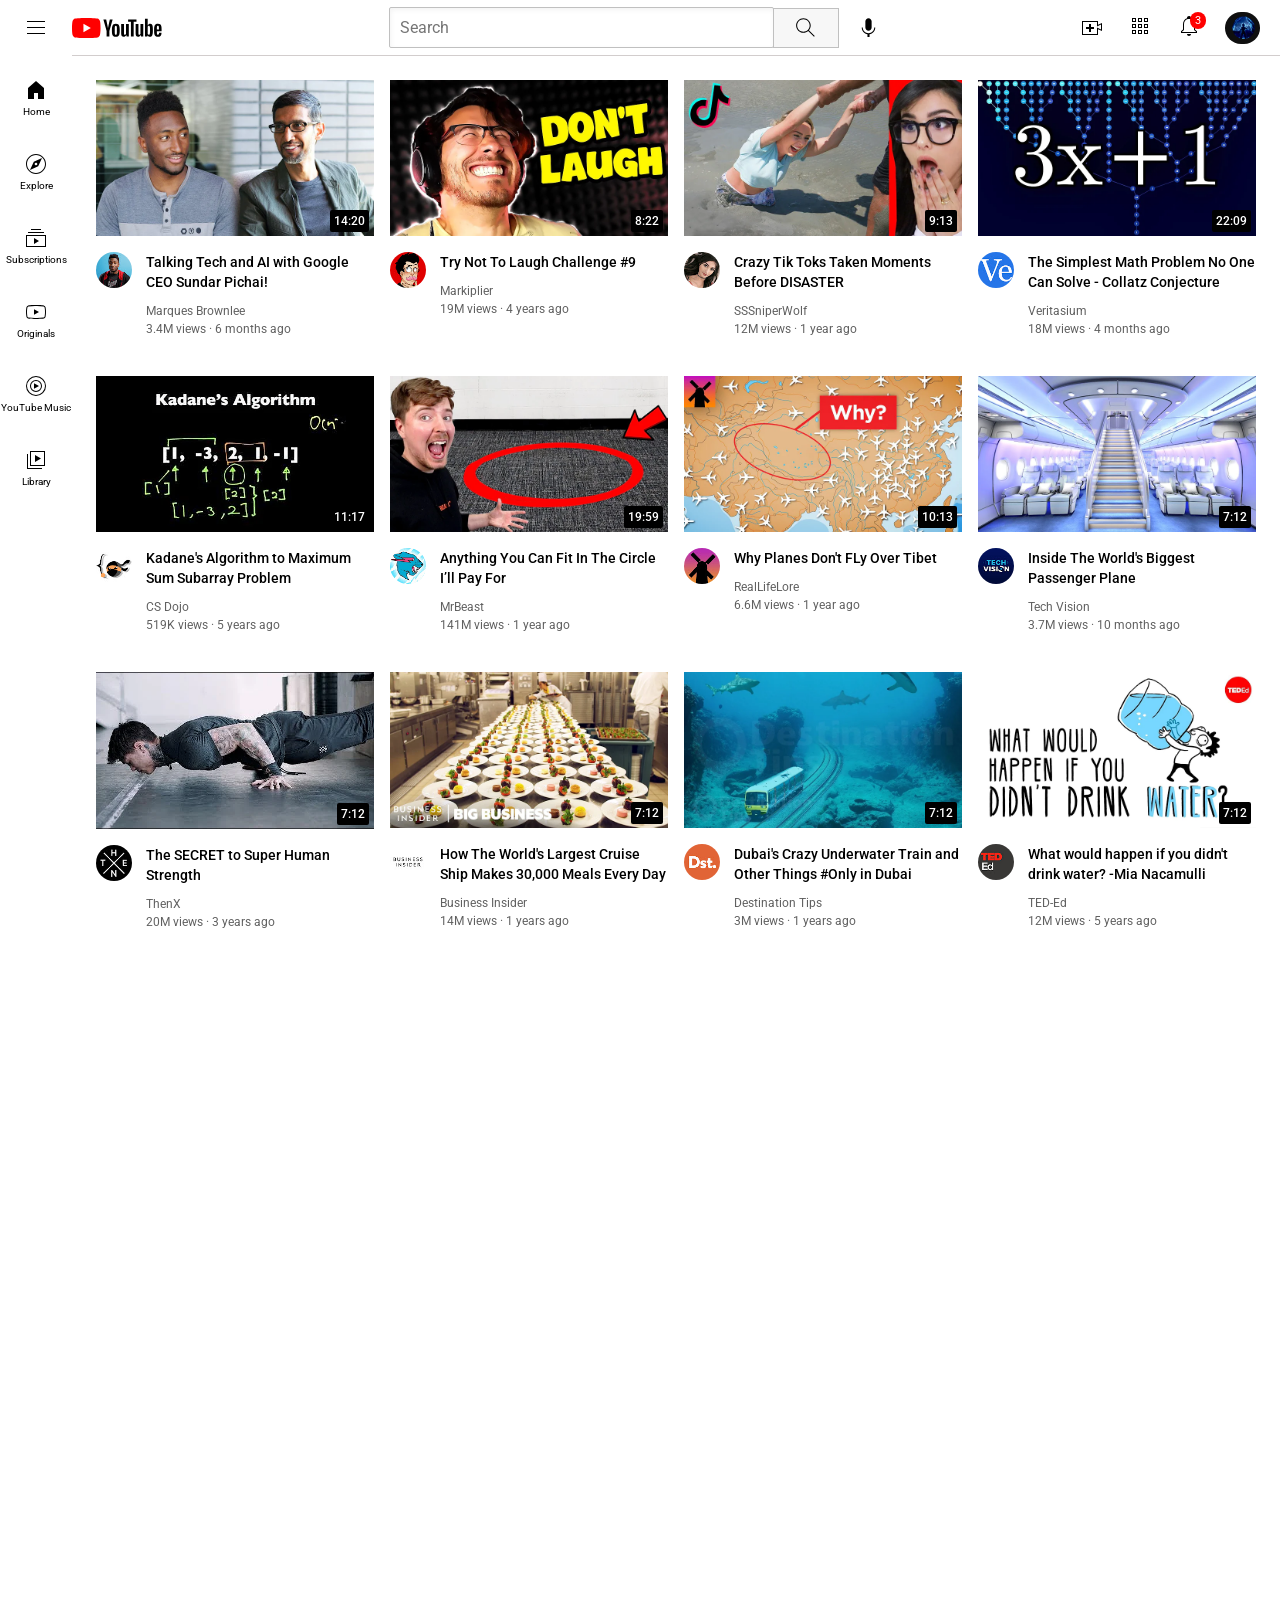
<file: index.html>
<!DOCTYPE html>
<html>
  <head>
    <title>YouTube Clone</title>
   

    <link rel="preconnect" href="https://fonts.googleapis.com">
    <link rel="preconnect" href="https://fonts.gstatic.com" crossorigin>
    <link href="https://fonts.googleapis.com/css2?family=Roboto:wght@400;500;700&display=swap" rel="stylesheet">


    <link rel="stylesheet" href="styles/gneral.css">
    <link rel="stylesheet" href="styles/header.css">
    <link rel="stylesheet" href="styles/video.css">
     <link rel="stylesheet" href="styles/sidebar.css">
     
  </head>
  <body style="height: 2000px;">
    <div class="header">
      <div class="left-section">
        <img class="hamburger-menu" src="icons/hamburger-menu.svg">
        <img class="youtube-logo" src="icons/youtube-logo.svg">
      </div>
      <div class="middle-section">
        <input class="search-bar" type="text" placeholder="Search">
        <button class="search-button">
          <img class="search-icon" src="icons/search.svg">
          <div class="tooltip">Search</div>
        </button>
        <button class="voice-search-button">
          <img class="voice-search-icon" src="icons/voice-search-icon.svg">
       <div class="tooltip">Search with your voice</div>
        </button>
      </div>
      <div class="right-section">
        <div class="upload-icon-container">
           <img class="upload-icon" src="icons/upload.svg">
           <div class="tooltip">Create</div>
        </div>
       <div class="youtube-apps-container">
  <img class="youtube-apps-icon" src="icons/youtube-apps.svg">
  <div class="tooltip">Youtube apps</div>

       </div>
        <div class="notification-container">
          <div class="notifications-icon-container">
            <img class="notifications-icon" src="icons/notifications.svg">
            <div class="notifications-count">3</div>
            <div class="tooltip">Notifications</div>
        </div>
          
          </div>
            
            <img class="current-user-picture" src="channel-pictures/my channel.png">
      </div>
    
    </div>
    <div class="sidebar">
      <div class="sidebar-link">
        <img src="icons/home.svg">
        <div>Home</div>
      </div>
      <div class="sidebar-link">
         <img src="icons/explore.svg">
          <div>Explore</div>
      </div>
      <div class="sidebar-link">
         <img src="icons/subscriptions.svg">
          <div>Subscriptions</div>
      </div>
      <div class="sidebar-link">
         <img src="icons/originals.svg">
          <div>Originals</div>
      </div>
      <div class="sidebar-link">
         <img src="icons/youtube-music.svg">
          <div>YouTube Music 
            
          </div>
      </div>
      <div class="sidebar-link">
         <img src="icons/library.svg">
          <div>Library</div>
      </div>
    </div>
   
    <div class="video-grid">
      <div class="video-preview">
        <div class="thumbnail-row">
          <a href="https://www.youtube.com/watch?v=n2RNcPRtAiY" target="_blank" class="video-title-link">
<img class="thumbnail" src="thumbnails/thumbnail-1.webp">
          </a>
          
          <div class="video-time">14:20</div>
        </div>
        <div class="video-info-grid">
          <div class="channel-picture">
            <img class="profile-picture" src="channel-pictures/channel-1.jpeg">
          </div>
          <div class="video-info">
              <a href="https://www.youtube.com/watch?v=n2RNcPRtAiY" target="_blank" class="video-title-link">

              </a>
            <p class="video-title">
              Talking Tech and AI with Google CEO Sundar Pichai!
            </p>
            <p class="video-author">
              Marques Brownlee
            </p>
            <p class="video-stats">
              3.4M views &#183; 6 months ago
            </p>
          </div>
        </div>
      </div>

      <div class="video-preview">
        <div class="thumbnail-row">
           <a href="https://www.youtube.com/watch?v=mP0RAo9SKZk" target="_blank" class="video-title-link">
            <img class="thumbnail" src="thumbnails/thumbnail-2 (1).webp">
          </a>
          
        <div class="video-time">8:22</div>
        </div>
        <div class="video-info-grid">
          <div class="channel-picture">
            <img class="profile-picture" src="channel-pictures/channel-2.jpeg">
          </div>
          <div class="video-info">
            <a href="https://www.youtube.com/watch?v=mP0RAo9SKZk" target="_blank" class="video-title-link">

            </a>
            <p class="video-title">
              Try Not To Laugh Challenge #9
            </p>
            <p class="video-author">
              Markiplier
            </p>
            <p class="video-stats">
              19M views &#183; 4 years ago
            </p>
          </div>
        </div>
      </div>
      <div class="video-preview">
        <div class="thumbnail-row">
           <a href="https://www.youtube.com/watch?v=FgjPQQeTh1w" target="_blank" class="video-title-link">
            <img class="thumbnail" src="thumbnails/thumbnail-3.webp">
          </a>
        <div class="video-time">9:13</div>
        </div>
        <div class="video-info-grid">
          <div class="channel-picture">
            <img class="profile-picture" src="channel-pictures/channel-3.jpeg">
          </div>
          <div class="video-info">
            <a href="https://www.youtube.com/watch?v=FgjPQQeTh1w" target="_blank" class="video-title-link">

            </a>
            <p class="video-title">
              Crazy Tik Toks Taken Moments Before DISASTER
            </p>
            <p class="video-author">
              SSSniperWolf
            </p>
            <p class="video-stats">
              12M views &#183; 1 year ago
            </p>
          </div>
        </div>
      </div>

      <div class="video-preview">
        <div class="thumbnail-row">
           <a href="https://www.youtube.com/watch?v=094y1Z2wpJg" target="_blank" class="video-title-link">
            <img class="thumbnail" src="thumbnails/thumbnail-4.webp">
          </a>
          <div class="video-time">22:09</div>
        </div>
        <div class="video-info-grid">
          <div class="channel-picture">
            <img class="profile-picture" src="channel-pictures/channel-4.jpeg">
          </div>
          <div class="video-info">
            <a href="https://www.youtube.com/watch?v=094y1Z2wpJg" target="_blank" class="video-title-link">

            </a>
            <p class="video-title">
              The Simplest Math Problem No One Can Solve - Collatz Conjecture
            </p>
            <p class="video-author">
              Veritasium
            </p>
            <p class="video-stats">
              18M views &#183; 4 months ago
            </p>
          </div>
        </div>
      </div>

      <div class="video-preview">
        <div class="thumbnail-row">
         <a href="https://www.youtube.com/watch?v=86CQq3pKSUw" target="_blank" class="video-title-link">
            <img class="thumbnail" src="thumbnails/thumbnail-5.webp">
          </a>
          <div class="video-time">11:17</div>
        </div>
        <div class="video-info-grid">
          <div class="channel-picture">
            <img class="profile-picture" src="channel-pictures/channel-5.jpeg">
          </div>
          <div class="video-info">
            <a href="https://www.youtube.com/watch?v=86CQq3pKSUw" target="_blank" class="video-title-link">

            </a>
            <p class="video-title">
              Kadane's Algorithm to Maximum Sum Subarray Problem
            </p>
            <p class="video-author">
              CS Dojo
            </p>
            <p class="video-stats">
              519K views &#183; 5 years ago
            </p>
          </div>
        </div>
      </div>

      <div class="video-preview">
        <div class="thumbnail-row">
         <a href="https://www.youtube.com/watch?v=yXWw0_UfSFg" target="_blank" class="video-title-link">
            <img class="thumbnail" src="thumbnails/thumbnail-6.webp">
          </a>
          <div class="video-time">19:59</div>
        </div>
        <div class="video-info-grid">
          <div class="channel-picture">
            <img class="profile-picture" src="channel-pictures/channel-6.jpeg">
          </div>
          <div class="video-info">
            <a href="https://www.youtube.com/watch?v=yXWw0_UfSFg" target="_blank" class="video-title-link">

            </a>
            <p class="video-title">
              Anything You Can Fit In The Circle I’ll Pay For
            </p>
            <p class="video-author">
              MrBeast
            </p>
            <p class="video-stats">
              141M views &#183; 1 year ago
            </p>
          </div>
        </div>
      </div>
      <div class="video-preview">
        <div class="thumbnail-row">
         <a href="https://www.youtube.com/watch?v=fNVa1qMbF9Y" target="_blank" class="video-title-link">
            <img class="thumbnail" src="thumbnails/thumbnail-7.webp">
          </a>
          <div class="video-time">10:13</div>
        </div>
        <div class="video-info-grid">
          <div class="channel-picture">
            <img class="profile-picture" src="channel-pictures/channel-7.jpeg">
          </div>
          <div class="video-info">
            <a href="https://www.youtube.com/watch?v=fNVa1qMbF9Y" target="_blank" class="video-title-link">

            </a>
            <p class="video-title">
              Why Planes Don't FLy Over Tibet
            </p>
            <p class="video-author">
              RealLifeLore
            </p>
            <p class="video-stats">
              6.6M views &#183; 1 year ago
            </p>
          </div>
        </div>
      </div>
       <div class="video-preview">
        <div class="thumbnail-row">
         <a href="https://www.youtube.com/watch?v=lFm4EM1juls" target="_blank" class="video-title-link">
            <img class="thumbnail" src="thumbnails/thumbnail-8.webp">
          </a>
          <div class="video-time">7:12</div>
        </div>
        <div class="video-info-grid">
          <div class="channel-picture">
            <img class="profile-picture" src="channel-pictures/channel-8.jpeg">
          </div>
          <div class="video-info">
            <a href="https://www.youtube.com/watch?v=lFm4EM1juls" target="_blank" class="video-title-link">

            </a>
            <p class="video-title">
              Inside The World's Biggest Passenger Plane
            </p>
            <p class="video-author">
              Tech Vision
            </p>
            <p class="video-stats">
              3.7M views &#183; 10 months ago
            </p>
          </div>
        </div>
      </div>
      <div class="video-preview">
        <div class="thumbnail-row">
         <a href="https://www.youtube.com/watch?v=ixmxOlcrlUc" target="_blank" class="video-title-link">
            <img class="thumbnail" src="thumbnails/thumbnail-9.webp">
          </a>
          <div class="video-time">7:12</div>
        </div>
        <div class="video-info-grid">
          <div class="channel-picture">
            <img class="profile-picture" src="channel-pictures/channel-9.jpeg">
          </div>
          <div class="video-info">
            <a href="https://www.youtube.com/watch?v=ixmxOlcrlUc" target="_blank" class="video-title-link">

            </a>
            <p class="video-title">
              The SECRET to Super Human Strength
            </p>
            <p class="video-author">
              ThenX
            </p>
            <p class="video-stats">
              20M views &#183; 3 years ago
            </p>
          </div>
        </div>
      </div>
      <div class="video-preview">
        <div class="thumbnail-row">
         <a href="https://www.youtube.com/watch?v=R2vXbFp5C9o" target="_blank" class="video-title-link">
            <img class="thumbnail" src="thumbnails/thumbnail-10.webp">
          </a>
          <div class="video-time">7:12</div>
        </div>
        <div class="video-info-grid">
          <div class="channel-picture">
            <img class="profile-picture" src="channel-pictures/channel-10.jpeg">
          </div>
          <div class="video-info">
            <a href="https://www.youtube.com/watch?v=R2vXbFp5C9o" target="_blank" class="video-title-link">

            </a>
            <p class="video-title">
             How The World's Largest Cruise Ship Makes 30,000 Meals Every Day
            </p>
            <p class="video-author">
              Business Insider
            </p>
            <p class="video-stats">
              14M views &#183; 1 years ago
            </p>
          </div>
        </div>
      </div>
       <div class="video-preview">
        <div class="thumbnail-row">
         <a href="https://www.youtube.com/watch?v=0nZuYyXET3s" target="_blank" class="video-title-link">
            <img class="thumbnail" src="thumbnails/thumbnail-11.webp">
          </a>
          <div class="video-time">7:12</div>
        </div>
        <div class="video-info-grid">
          <div class="channel-picture">
            <img class="profile-picture" src="channel-pictures/channel-11.jpeg">
          </div>
          <div class="video-info">
            <a href="https://www.youtube.com/watch?v=0nZuYyXET3s" target="_blank" class="video-title-link">

            </a>
            <p class="video-title">
            Dubai's Crazy Underwater Train and Other Things &#35Only in Dubai
            </p>
            <p class="video-author">
             Destination Tips
            </p>
            <p class="video-stats">
              3M views &#183; 1 years ago
            </p>
          </div>
        </div>
      </div>
      <div class="video-preview">
        <div class="thumbnail-row">
         <a href="https://www.youtube.com/watch?v=9iMGFqMmUFs" target="_blank" class="video-title-link">
            <img class="thumbnail" src="thumbnails/thumbnail-12.webp">
          </a>
          <div class="video-time">7:12</div>
        </div>
        <div class="video-info-grid">
          <div class="channel-picture">
            <img class="profile-picture" src="channel-pictures/channel-12.jpeg">
          </div>
          <div class="video-info">
            <a href="https://www.youtube.com/watch?v=9iMGFqMmUFs" target="_blank" class="video-title-link">

            </a>
            <p class="video-title">
            What would happen if you didn't drink water? -Mia Nacamulli 
            </p>
            <p class="video-author">
             TED-Ed
            </p>
            <p class="video-stats">
              12M views &#183; 5 years ago
            </p>
          </div>
        </div>
      </div>
    </div>
  </body>
</html>
</file>
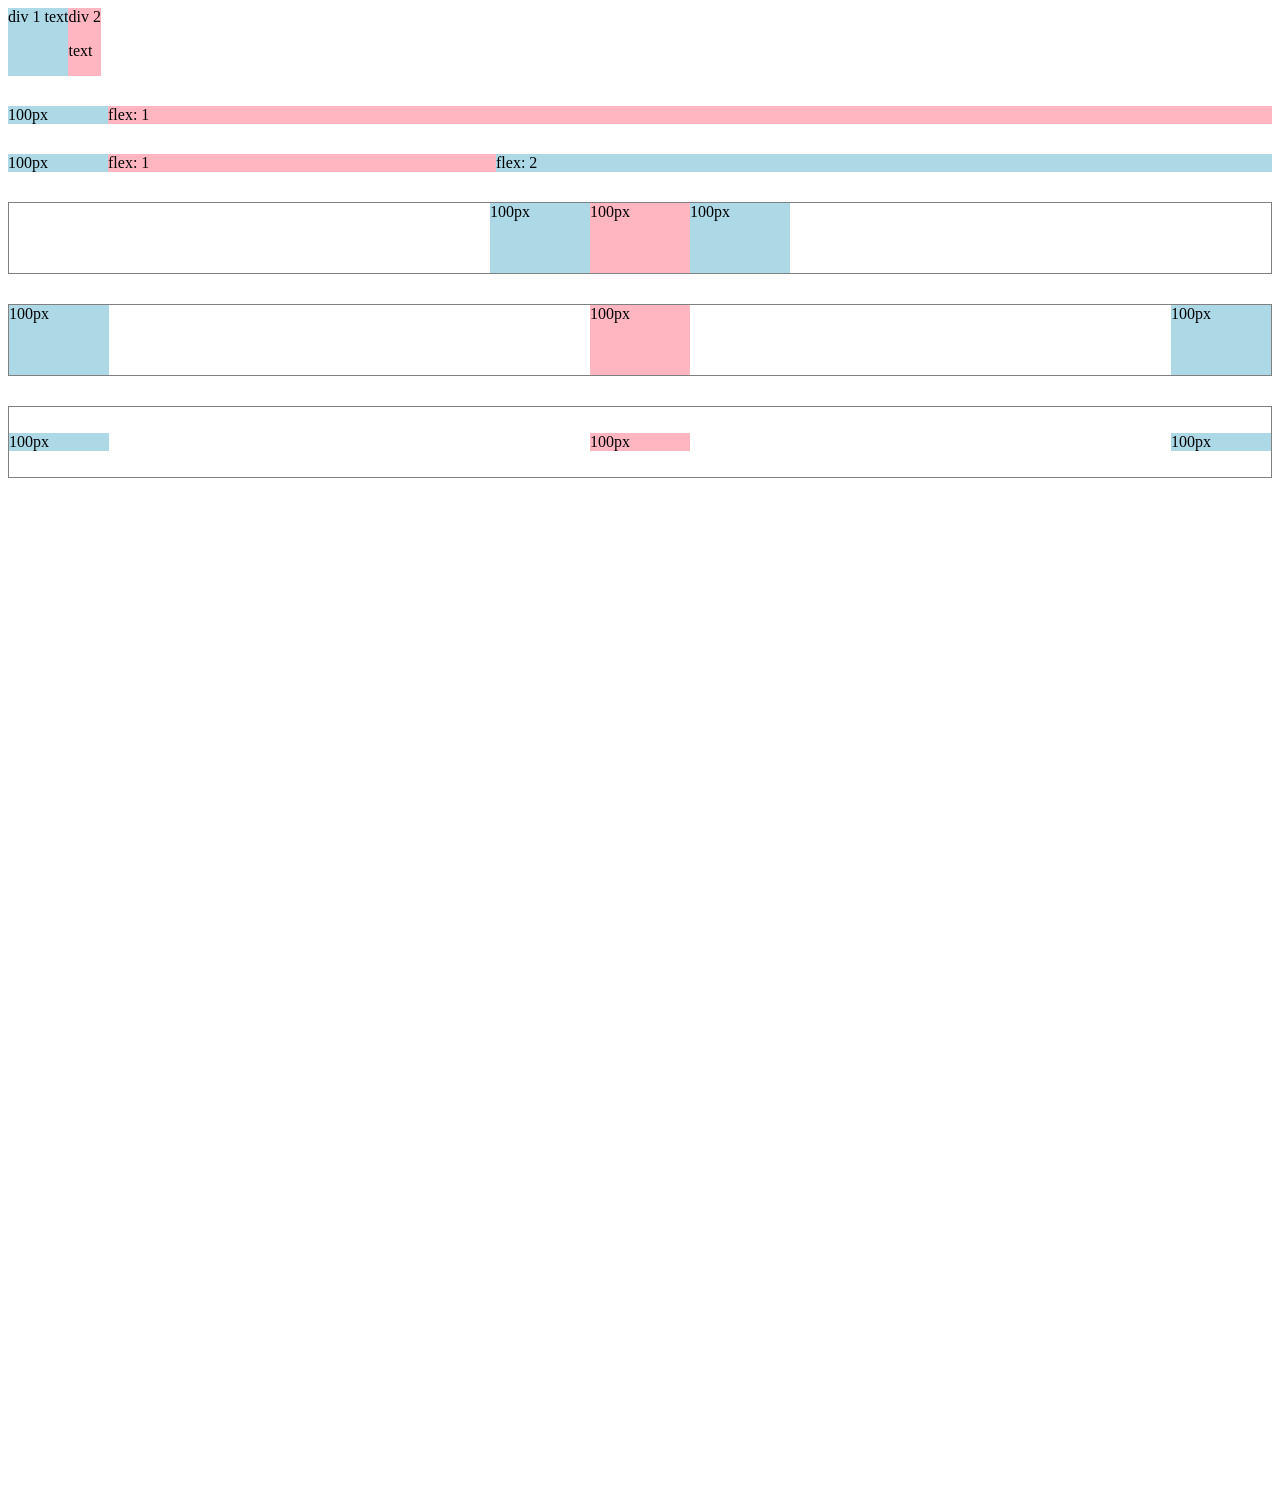
<file: flexbox.html>
<!DOCTYPE html>
<html>
    <head>
        <title>Flexbox Practice </title>
    </head>
    <body style="padding-bottom: 1000px;">
        <div style="
            display: flex;
            flex-direction: row;
            ">
            <div style="background-color: lightblue;">div 1 text
    
            </div>
            <div style="background-color: lightpink;">div 2 <p>text </p>

            </div>
        </div>
         <div style="
            margin-top: 30px;
            display: flex;
            flex-direction: row;
            ">
            <div style="background-color: lightblue;
            width: 100px;"
            >100px
    
            </div>
            <div style="background-color: lightpink;
            flex: 1;"
            >flex: 1

            </div>
          
            </div>
             <div style="
            margin-top: 30px;
            display: flex;
            flex-direction: row;
            ">
            <div style="background-color: lightblue;
            width: 100px;"
            >100px
    
            </div>
            <div style="background-color: lightpink;
            flex: 1;"
            >flex: 1

            </div>
              <div style="background-color: lightblue;
            flex: 2;"
            >flex: 2
    
            </div>
          
            </div>
             <div style="
            margin-top: 30px;
            height: 70px;
            border-width: 1px;
            border-style: solid;
            border-color: gray;
            display: flex;
            flex-direction: row;
            justify-content: center;
            ">
            <div style="background-color: lightblue;
            width: 100px;"
            >100px
    
            </div>
            <div style="background-color: lightpink;
            width: 100px;"
            >100px

            </div>
              <div style="background-color: lightblue;
            width: 100px;;"
            >100px
    
            </div>
          
            </div>
            <div style="
            margin-top: 30px;
            height: 70px;
            border-width: 1px;
            border-style: solid;
            border-color: gray;
            display: flex;
            flex-direction: row;
            justify-content: space-between;
            ">
            <div style="background-color: lightblue;
            width: 100px;"
            >100px
    
            </div>
            <div style="background-color: lightpink;
            width: 100px;"
            >100px

            </div>
              <div style="background-color: lightblue;
            width: 100px;;"
            >100px
    
            </div>
          
            </div>
             </div>
            <div style="
            margin-top: 30px;
            height: 70px;
            border-width: 1px;
            border-style: solid;
            border-color: gray;
            display: flex;
            flex-direction: row;
            justify-content: space-between;
            align-items: center;
            ">
            <div style="background-color: lightblue;
            width: 100px;"
            >100px
    
            </div>
            <div style="background-color: lightpink;
            width: 100px;"
            >100px

            </div>
              <div style="background-color: lightblue;
            width: 100px;;"
            >100px
    
            </div>
          
            </div>
    
    </body>
</html>
</file>
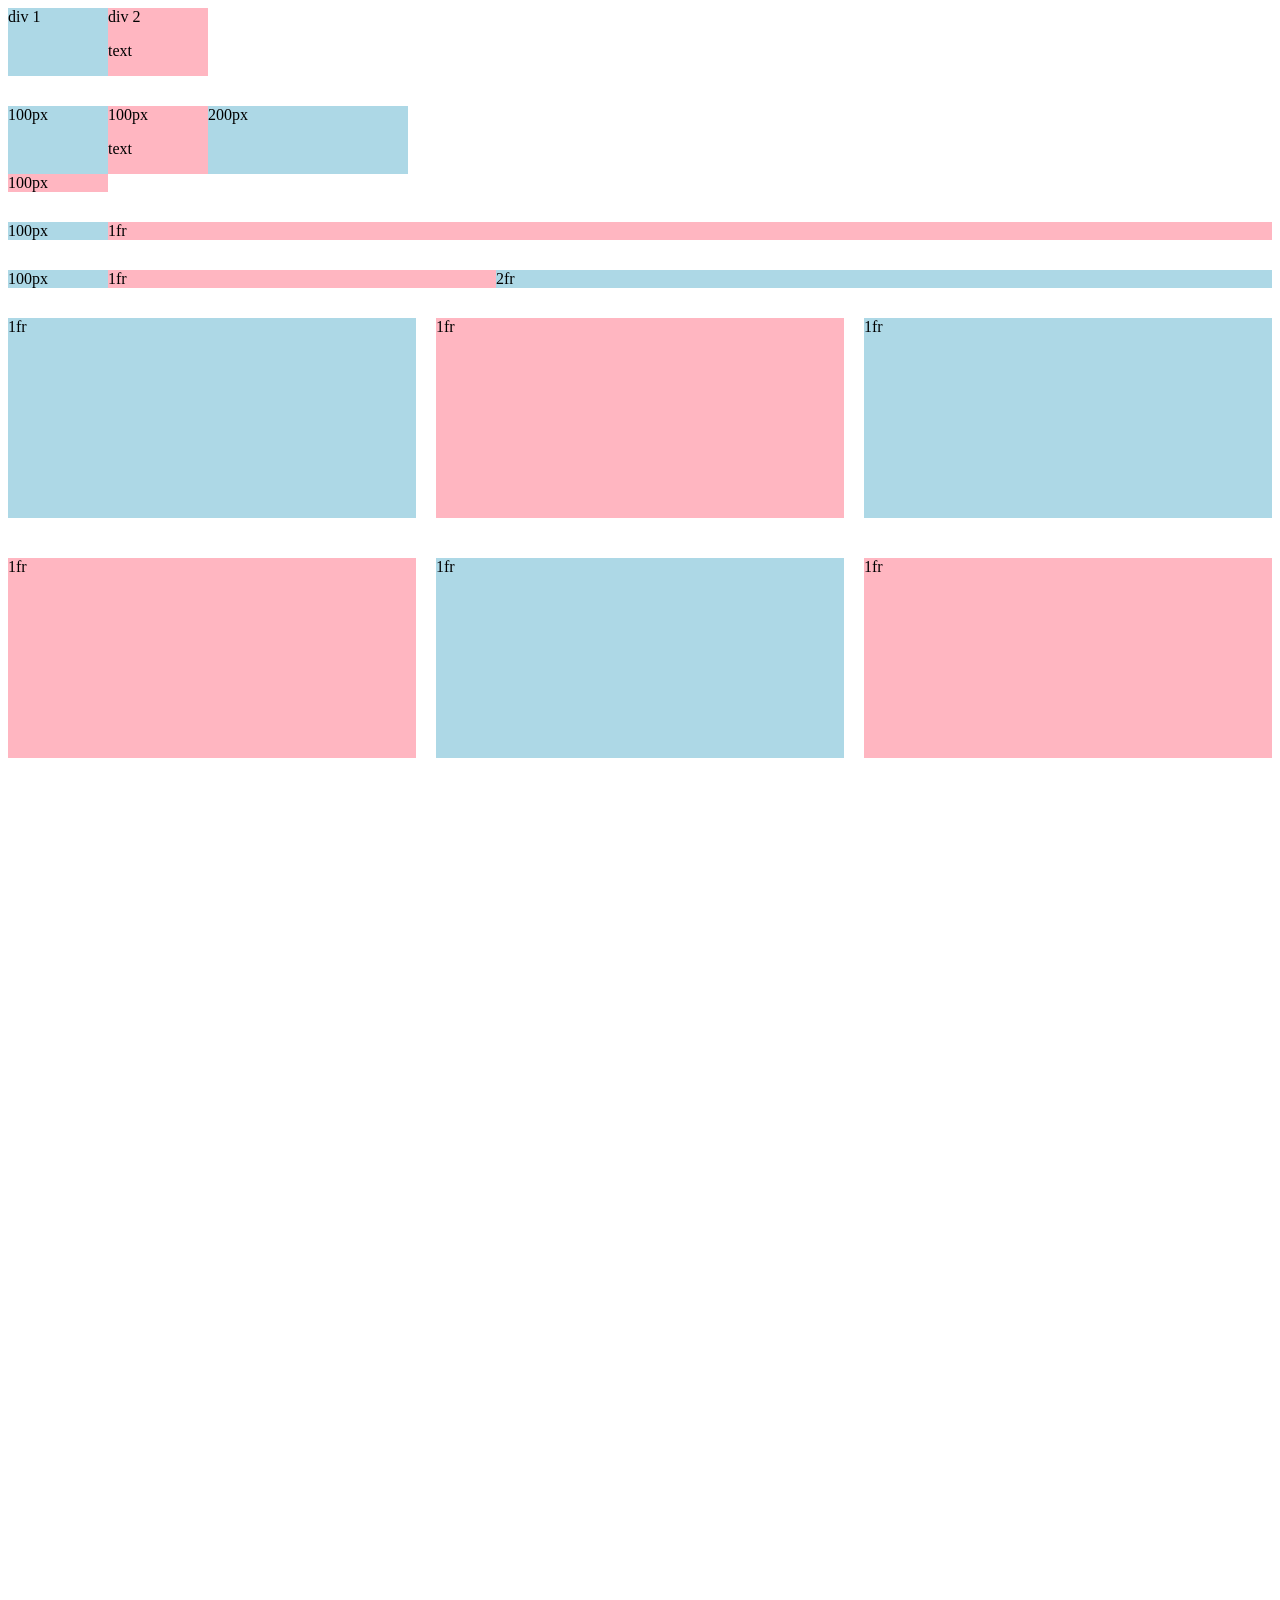
<file: grid.html>
<!DOCTYPE html>
<html>
  <head>
    <title>Grid Practice</title>
  </head>
  <body style="padding-bottom: 1000px;">
    <div style="
      display: grid;
      grid-template-columns: 100px 100px;
    ">
      <div style="background-color: lightblue;">div 1</div>
      <div style="background-color: lightpink;">div 2<p>text</p></div>
    </div>

    <div style="
      margin-top: 30px;
      display: grid;
      grid-template-columns: 100px 100px 200px;
    ">
      <div style="background-color: lightblue;">100px</div>
      <div style="background-color: lightpink;">100px<p>text</p></div>
      <div style="background-color: lightblue;">200px</div>
      <div style="background-color: lightpink;">100px</div>
    </div>

    <div style="
      margin-top: 30px;
      display: grid;
      grid-template-columns: 100px 1fr;
    ">
      <div style="background-color: lightblue;">100px</div>
      <div style="background-color: lightpink;">1fr</div>
    </div>

    <div style="
      margin-top: 30px;
      display: grid;
      grid-template-columns: 100px 1fr 2fr;
    ">
      <div style="background-color: lightblue;">100px</div>
      <div style="background-color: lightpink;">1fr</div>
      <div style="background-color: lightblue;">2fr</div>
    </div>

    <div style="
      margin-top: 30px;
      display: grid;
      grid-template-columns: 1fr 1fr 1fr;
      column-gap: 20px;
      row-gap: 40px;
    ">
      <div style="background-color: lightblue; height: 200px;">1fr</div>
      <div style="background-color: lightpink; height: 200px;">1fr</div>
      <div style="background-color: lightblue; height: 200px;">1fr</div>
      <div style="background-color: lightpink; height: 200px;">1fr</div>
      <div style="background-color: lightblue; height: 200px;">1fr</div>
      <div style="background-color: lightpink; height: 200px;">1fr</div>
    </div>
  </body>
</html>
</file>
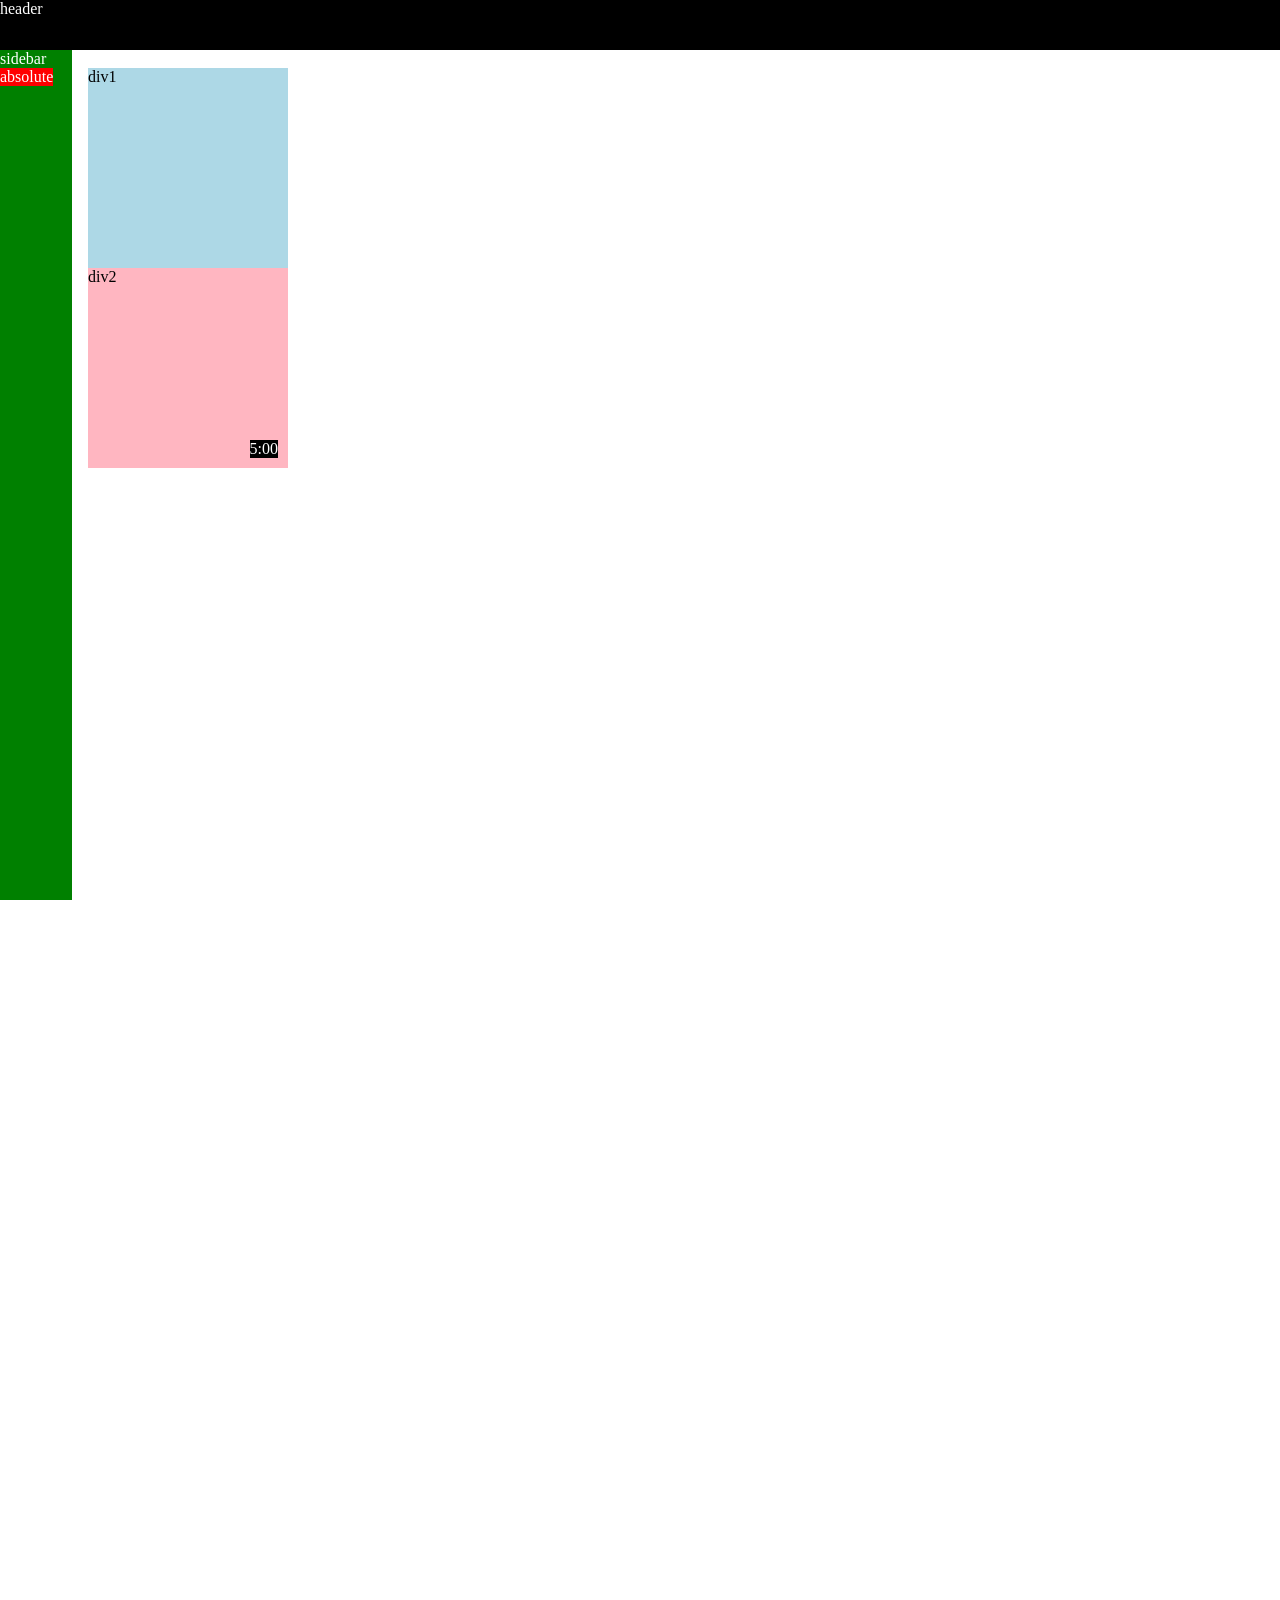
<file: position.html>
<!DOCTYPE html>
<html>
    <head>
        <title>Position practise</title>
    </head>
    <body style="
    height: 3000px;
    padding-top: 60px;
    padding-left: 80px;
    ">
        <div style="
            background-color: black;
            color: white;
            position: fixed;
            top: 0;
            left: 0;
            right: 0;
            height: 50px;
            " >header
            </div>

        <div style="background-color: green;
             color: white;
             position: fixed;  
             left: 0;
             bottom: 0;
             top: 50px; 
             width: 72px;     
        ">
            sidebar
        </div>    
        <div style="position: absolute;
        background-color: red;
        color: white;
        left: 0;
        ">
            absolute
        </div>
            
        <div style=" 
            background-color: lightblue;
            height: 200px;
            width: 200px;
            ">
            div1

        </div>
        <div style="background-color: lightpink;
        height: 200px;
        width: 200px;
        position: relative;
        ">
            div2
            <div style="position: absolute;
        background-color:black;
        color: white;
        bottom: 10px;
        right: 10px;
        ">
            5:00
        </div>
        </div>
    </body>
</html>
</file>
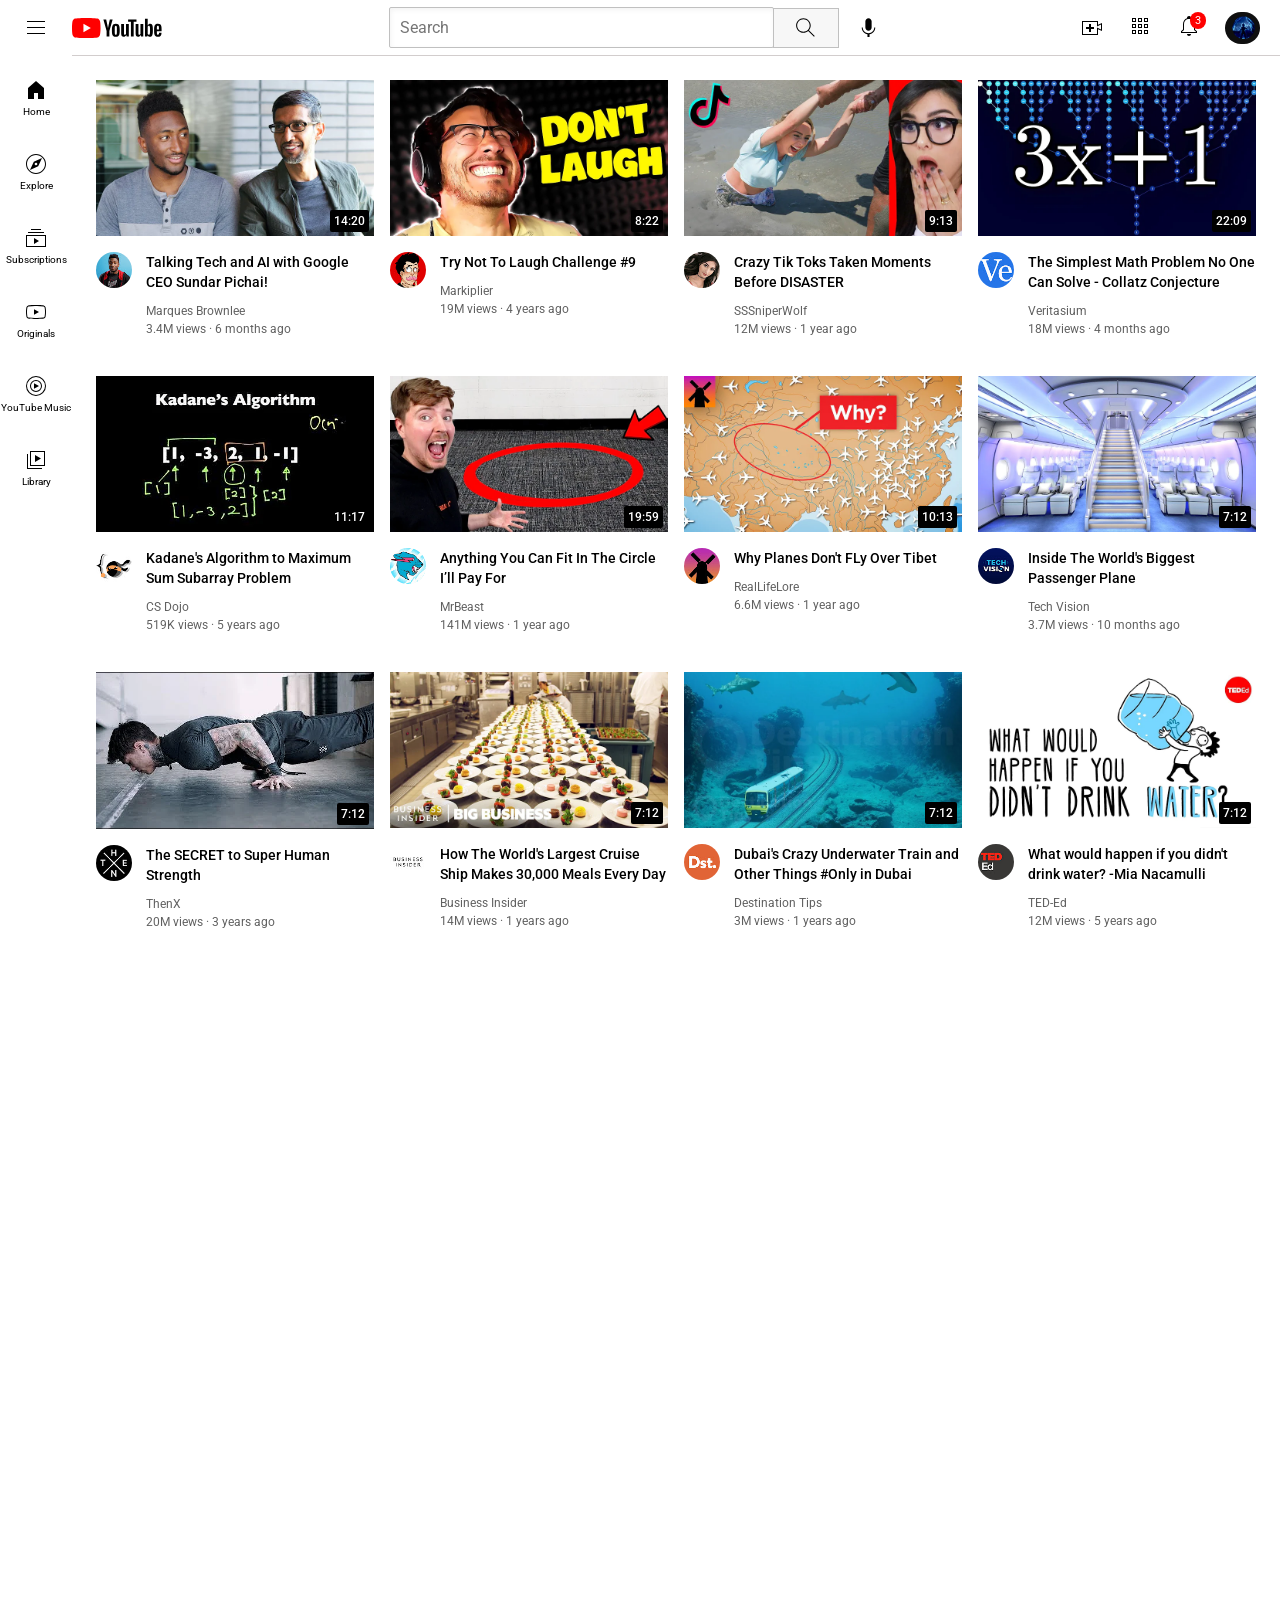
<file: youtube.html>
<!DOCTYPE html>
<html>
  <head>
    <title>YouTube Clone</title>
   

    <link rel="preconnect" href="https://fonts.googleapis.com">
    <link rel="preconnect" href="https://fonts.gstatic.com" crossorigin>
    <link href="https://fonts.googleapis.com/css2?family=Roboto:wght@400;500;700&display=swap" rel="stylesheet">


    <link rel="stylesheet" href="styles/gneral.css">
    <link rel="stylesheet" href="styles/header.css">
    <link rel="stylesheet" href="styles/video.css">
     <link rel="stylesheet" href="styles/sidebar.css">
     
  </head>
  <body style="height: 2000px;">
    <div class="header">
      <div class="left-section">
        <img class="hamburger-menu" src="icons/hamburger-menu.svg">
        <img class="youtube-logo" src="icons/youtube-logo.svg">
      </div>
      <div class="middle-section">
        <input class="search-bar" type="text" placeholder="Search">
        <button class="search-button">
          <img class="search-icon" src="icons/search.svg">
          <div class="tooltip">Search</div>
        </button>
        <button class="voice-search-button">
          <img class="voice-search-icon" src="icons/voice-search-icon.svg">
       <div class="tooltip">Search with your voice</div>
        </button>
      </div>
      <div class="right-section">
        <div class="upload-icon-container">
           <img class="upload-icon" src="icons/upload.svg">
           <div class="tooltip">Create</div>
        </div>
       <div class="youtube-apps-container">
  <img class="youtube-apps-icon" src="icons/youtube-apps.svg">
  <div class="tooltip">Youtube apps</div>

       </div>
        <div class="notification-container">
          <div class="notifications-icon-container">
            <img class="notifications-icon" src="icons/notifications.svg">
            <div class="notifications-count">3</div>
            <div class="tooltip">Notifications</div>
        </div>
          
          </div>
            
            <img class="current-user-picture" src="channel-pictures/my channel.png">
      </div>
    
    </div>
    <div class="sidebar">
      <div class="sidebar-link">
        <img src="icons/home.svg">
        <div>Home</div>
      </div>
      <div class="sidebar-link">
         <img src="icons/explore.svg">
          <div>Explore</div>
      </div>
      <div class="sidebar-link">
         <img src="icons/subscriptions.svg">
          <div>Subscriptions</div>
      </div>
      <div class="sidebar-link">
         <img src="icons/originals.svg">
          <div>Originals</div>
      </div>
      <div class="sidebar-link">
         <img src="icons/youtube-music.svg">
          <div>YouTube Music 
            
          </div>
      </div>
      <div class="sidebar-link">
         <img src="icons/library.svg">
          <div>Library</div>
      </div>
    </div>
   
    <div class="video-grid">
      <div class="video-preview">
        <div class="thumbnail-row">
          <a href="https://www.youtube.com/watch?v=n2RNcPRtAiY" target="_blank" class="video-title-link">
<img class="thumbnail" src="thumbnails/thumbnail-1.webp">
          </a>
          
          <div class="video-time">14:20</div>
        </div>
        <div class="video-info-grid">
          <div class="channel-picture">
            <img class="profile-picture" src="channel-pictures/channel-1.jpeg">
          </div>
          <div class="video-info">
              <a href="https://www.youtube.com/watch?v=n2RNcPRtAiY" target="_blank" class="video-title-link">

              </a>
            <p class="video-title">
              Talking Tech and AI with Google CEO Sundar Pichai!
            </p>
            <p class="video-author">
              Marques Brownlee
            </p>
            <p class="video-stats">
              3.4M views &#183; 6 months ago
            </p>
          </div>
        </div>
      </div>

      <div class="video-preview">
        <div class="thumbnail-row">
           <a href="https://www.youtube.com/watch?v=mP0RAo9SKZk" target="_blank" class="video-title-link">
            <img class="thumbnail" src="thumbnails/thumbnail-2 (1).webp">
          </a>
          
        <div class="video-time">8:22</div>
        </div>
        <div class="video-info-grid">
          <div class="channel-picture">
            <img class="profile-picture" src="channel-pictures/channel-2.jpeg">
          </div>
          <div class="video-info">
            <a href="https://www.youtube.com/watch?v=mP0RAo9SKZk" target="_blank" class="video-title-link">

            </a>
            <p class="video-title">
              Try Not To Laugh Challenge #9
            </p>
            <p class="video-author">
              Markiplier
            </p>
            <p class="video-stats">
              19M views &#183; 4 years ago
            </p>
          </div>
        </div>
      </div>
      <div class="video-preview">
        <div class="thumbnail-row">
           <a href="https://www.youtube.com/watch?v=FgjPQQeTh1w" target="_blank" class="video-title-link">
            <img class="thumbnail" src="thumbnails/thumbnail-3.webp">
          </a>
        <div class="video-time">9:13</div>
        </div>
        <div class="video-info-grid">
          <div class="channel-picture">
            <img class="profile-picture" src="channel-pictures/channel-3.jpeg">
          </div>
          <div class="video-info">
            <a href="https://www.youtube.com/watch?v=FgjPQQeTh1w" target="_blank" class="video-title-link">

            </a>
            <p class="video-title">
              Crazy Tik Toks Taken Moments Before DISASTER
            </p>
            <p class="video-author">
              SSSniperWolf
            </p>
            <p class="video-stats">
              12M views &#183; 1 year ago
            </p>
          </div>
        </div>
      </div>

      <div class="video-preview">
        <div class="thumbnail-row">
           <a href="https://www.youtube.com/watch?v=094y1Z2wpJg" target="_blank" class="video-title-link">
            <img class="thumbnail" src="thumbnails/thumbnail-4.webp">
          </a>
          <div class="video-time">22:09</div>
        </div>
        <div class="video-info-grid">
          <div class="channel-picture">
            <img class="profile-picture" src="channel-pictures/channel-4.jpeg">
          </div>
          <div class="video-info">
            <a href="https://www.youtube.com/watch?v=094y1Z2wpJg" target="_blank" class="video-title-link">

            </a>
            <p class="video-title">
              The Simplest Math Problem No One Can Solve - Collatz Conjecture
            </p>
            <p class="video-author">
              Veritasium
            </p>
            <p class="video-stats">
              18M views &#183; 4 months ago
            </p>
          </div>
        </div>
      </div>

      <div class="video-preview">
        <div class="thumbnail-row">
         <a href="https://www.youtube.com/watch?v=86CQq3pKSUw" target="_blank" class="video-title-link">
            <img class="thumbnail" src="thumbnails/thumbnail-5.webp">
          </a>
          <div class="video-time">11:17</div>
        </div>
        <div class="video-info-grid">
          <div class="channel-picture">
            <img class="profile-picture" src="channel-pictures/channel-5.jpeg">
          </div>
          <div class="video-info">
            <a href="https://www.youtube.com/watch?v=86CQq3pKSUw" target="_blank" class="video-title-link">

            </a>
            <p class="video-title">
              Kadane's Algorithm to Maximum Sum Subarray Problem
            </p>
            <p class="video-author">
              CS Dojo
            </p>
            <p class="video-stats">
              519K views &#183; 5 years ago
            </p>
          </div>
        </div>
      </div>

      <div class="video-preview">
        <div class="thumbnail-row">
         <a href="https://www.youtube.com/watch?v=yXWw0_UfSFg" target="_blank" class="video-title-link">
            <img class="thumbnail" src="thumbnails/thumbnail-6.webp">
          </a>
          <div class="video-time">19:59</div>
        </div>
        <div class="video-info-grid">
          <div class="channel-picture">
            <img class="profile-picture" src="channel-pictures/channel-6.jpeg">
          </div>
          <div class="video-info">
            <a href="https://www.youtube.com/watch?v=yXWw0_UfSFg" target="_blank" class="video-title-link">

            </a>
            <p class="video-title">
              Anything You Can Fit In The Circle I’ll Pay For
            </p>
            <p class="video-author">
              MrBeast
            </p>
            <p class="video-stats">
              141M views &#183; 1 year ago
            </p>
          </div>
        </div>
      </div>
      <div class="video-preview">
        <div class="thumbnail-row">
         <a href="https://www.youtube.com/watch?v=fNVa1qMbF9Y" target="_blank" class="video-title-link">
            <img class="thumbnail" src="thumbnails/thumbnail-7.webp">
          </a>
          <div class="video-time">10:13</div>
        </div>
        <div class="video-info-grid">
          <div class="channel-picture">
            <img class="profile-picture" src="channel-pictures/channel-7.jpeg">
          </div>
          <div class="video-info">
            <a href="https://www.youtube.com/watch?v=fNVa1qMbF9Y" target="_blank" class="video-title-link">

            </a>
            <p class="video-title">
              Why Planes Don't FLy Over Tibet
            </p>
            <p class="video-author">
              RealLifeLore
            </p>
            <p class="video-stats">
              6.6M views &#183; 1 year ago
            </p>
          </div>
        </div>
      </div>
       <div class="video-preview">
        <div class="thumbnail-row">
         <a href="https://www.youtube.com/watch?v=lFm4EM1juls" target="_blank" class="video-title-link">
            <img class="thumbnail" src="thumbnails/thumbnail-8.webp">
          </a>
          <div class="video-time">7:12</div>
        </div>
        <div class="video-info-grid">
          <div class="channel-picture">
            <img class="profile-picture" src="channel-pictures/channel-8.jpeg">
          </div>
          <div class="video-info">
            <a href="https://www.youtube.com/watch?v=lFm4EM1juls" target="_blank" class="video-title-link">

            </a>
            <p class="video-title">
              Inside The World's Biggest Passenger Plane
            </p>
            <p class="video-author">
              Tech Vision
            </p>
            <p class="video-stats">
              3.7M views &#183; 10 months ago
            </p>
          </div>
        </div>
      </div>
      <div class="video-preview">
        <div class="thumbnail-row">
         <a href="https://www.youtube.com/watch?v=ixmxOlcrlUc" target="_blank" class="video-title-link">
            <img class="thumbnail" src="thumbnails/thumbnail-9.webp">
          </a>
          <div class="video-time">7:12</div>
        </div>
        <div class="video-info-grid">
          <div class="channel-picture">
            <img class="profile-picture" src="channel-pictures/channel-9.jpeg">
          </div>
          <div class="video-info">
            <a href="https://www.youtube.com/watch?v=ixmxOlcrlUc" target="_blank" class="video-title-link">

            </a>
            <p class="video-title">
              The SECRET to Super Human Strength
            </p>
            <p class="video-author">
              ThenX
            </p>
            <p class="video-stats">
              20M views &#183; 3 years ago
            </p>
          </div>
        </div>
      </div>
      <div class="video-preview">
        <div class="thumbnail-row">
         <a href="https://www.youtube.com/watch?v=R2vXbFp5C9o" target="_blank" class="video-title-link">
            <img class="thumbnail" src="thumbnails/thumbnail-10.webp">
          </a>
          <div class="video-time">7:12</div>
        </div>
        <div class="video-info-grid">
          <div class="channel-picture">
            <img class="profile-picture" src="channel-pictures/channel-10.jpeg">
          </div>
          <div class="video-info">
            <a href="https://www.youtube.com/watch?v=R2vXbFp5C9o" target="_blank" class="video-title-link">

            </a>
            <p class="video-title">
             How The World's Largest Cruise Ship Makes 30,000 Meals Every Day
            </p>
            <p class="video-author">
              Business Insider
            </p>
            <p class="video-stats">
              14M views &#183; 1 years ago
            </p>
          </div>
        </div>
      </div>
       <div class="video-preview">
        <div class="thumbnail-row">
         <a href="https://www.youtube.com/watch?v=0nZuYyXET3s" target="_blank" class="video-title-link">
            <img class="thumbnail" src="thumbnails/thumbnail-11.webp">
          </a>
          <div class="video-time">7:12</div>
        </div>
        <div class="video-info-grid">
          <div class="channel-picture">
            <img class="profile-picture" src="channel-pictures/channel-11.jpeg">
          </div>
          <div class="video-info">
            <a href="https://www.youtube.com/watch?v=0nZuYyXET3s" target="_blank" class="video-title-link">

            </a>
            <p class="video-title">
            Dubai's Crazy Underwater Train and Other Things &#35Only in Dubai
            </p>
            <p class="video-author">
             Destination Tips
            </p>
            <p class="video-stats">
              3M views &#183; 1 years ago
            </p>
          </div>
        </div>
      </div>
      <div class="video-preview">
        <div class="thumbnail-row">
         <a href="https://www.youtube.com/watch?v=9iMGFqMmUFs" target="_blank" class="video-title-link">
            <img class="thumbnail" src="thumbnails/thumbnail-12.webp">
          </a>
          <div class="video-time">7:12</div>
        </div>
        <div class="video-info-grid">
          <div class="channel-picture">
            <img class="profile-picture" src="channel-pictures/channel-12.jpeg">
          </div>
          <div class="video-info">
            <a href="https://www.youtube.com/watch?v=9iMGFqMmUFs" target="_blank" class="video-title-link">

            </a>
            <p class="video-title">
            What would happen if you didn't drink water? -Mia Nacamulli 
            </p>
            <p class="video-author">
             TED-Ed
            </p>
            <p class="video-stats">
              12M views &#183; 5 years ago
            </p>
          </div>
        </div>
      </div>
    </div>
  </body>
</html>
</file>
<file: styles/gneral.css>
p {
        font-family: Roboto, Arial;
        margin-top: 0;
        margin-bottom: 0;
      }
     body{
      margin: 0px;
      padding-top: 80px;
      padding-left: 96px;
      padding-right: 24px;
      background-color: rgba(242, 242, 242,);
     }
</file>
<file: styles/header.css>
.header{
  height: 55px;
  display: flex;
  flex-direction: row;
  justify-content: space-between;
  position: fixed;
  top: 0;
  left: 0;
  right: 0;
  z-index: 100;
  background-color: white;
  border-bottom-width: 1px ;
  border-bottom-style: solid;
  border-bottom-color:rgb(210, 205, 205) ;
}
.left-section {
  display: flex;
  align-items: center;
}
.hamburger-menu{
  height: 24px;
  margin-left: 24px;
  margin-right: 24px;
}
.youtube-logo{
  height: 20px;
}

.middle-section{
  flex: 1;
  margin-left: 70px;
  margin-right: 35px;
  max-width: 500px;
  display: flex;
  align-items: center;
}

.search-bar{
  flex: 1;
  height: 36.5px;
  padding-left: 10px;
  font-size: 16px;
  border-width: 1px;
  border-style: solid;
  border-color: rgb(192, 192, 192);
  border-radius: 2px;
  box-shadow: inset 1px 2px 5px rgba(0, 0, 0, 0.05);
  width: 0;
}

.search-bar::placeholder{
  font-family: Roboto, Arial;
  font-size: 16px;
}

.search-button{
  height: 40px;
  width: 66px;
  background-color: rgb(247, 247, 247);
  border-width: 1px ;
  border-style: solid;
  border-color: rgb(192, 192, 192);
  margin-left: -1px;
  margin-right: 10px;

  
}

.search-button,
.voice-search-button,
.upload-icon-container{
  display: flex;
  justify-content: center;
  align-items: center;
  position: relative;
}

.search-button .tooltip,
.voice-search-button .tooltip,
.upload-icon-container .tooltip,
.youtube-apps-container .tooltip,
.notification-container .tooltip
{
  font-family: Roboto, Arial;
  position: absolute;
  background-color: gray;
  color: white;
  padding-top: 4px;
  padding-bottom: 4px;
  padding-left: 8px;
  padding-right: 8px;
  border-radius: 2px;
  font-size: 12px;
  bottom: -30px;
  opacity: 0;
  transition: opacity 0.15;
  pointer-events: none;
  white-space:nowrap ;
}

.search-button:hover .tooltip ,
.voice-search-button:hover .tooltip,
.upload-icon-container:hover .tooltip,
.youtube-apps-container:hover .tooltip,
.notification-container:hover .tooltip
{
  opacity: 1;
  
}

.search-icon{
  height: 25px;
}
.voice-search-icon{
  height: 25px;

  
}
.voice-search-button{
  height: 40px;
  width: 40px;
  border-radius: 20px;
  border: none;
  background-color: white ;
}

.right-section{
  width: 180px;
  margin-right: 20px;
  display: flex;
  align-items: center;
  justify-content: space-between;
  flex-shrink: 0;
}
.upload-icon{
  height: 24px;
}

.youtube-apps-icon{
  height: 24px;

}

.notifications-icon{
  height: 24px;

}

.notifications-icon-container{
  position: relative;
}

.notifications-count{
  position: absolute;
  top: -2px;
  right: -5px;
  background-color: red;
  color: white;
  font-family:Roboto, Arial;
  font-size: 11px;
  padding-left: 5px;
  padding-right:5px;
  padding-bottom: 2px;
  padding-top: 2px;
  border-radius: 10px;
}

.current-user-picture{
  height: 32px;
  border-radius: 16px;

}
</file>
<file: styles/video.css>
.thumbnail {
        width: 100%;
      }

      

      .video-title {
        margin-top: 0;
        font-size: 14px;
        font-weight: 500;
        line-height: 20px;
        margin-bottom: 12px;
      }

      .video-info-grid {
        display: grid;
        grid-template-columns: 50px 1fr;
      }

      .profile-picture {
        width: 36px;
        border-radius: 50px;
      }

      .thumbnail-row {
        margin-bottom: 12px;
        position: relative;
      }

      .video-author,
      .video-stats {
        font-size: 12px;
        color: rgb(96, 96, 96);
      }

      .video-author {
        margin-bottom: 4px;
      }

      .video-grid {
        display: grid;
        grid-template-columns: 1fr 1fr 1fr;
        column-gap: 16px;
        row-gap: 40px;
      }

      @media(max-width: 750px) {
        .video-grid{
          grid-template-columns: 1fr 1fr;
        }
      }

      @media(min-width : 751px) and (max-width : 999px){
        .video-grid{
          grid-template-columns: 1fr 1fr 1fr ;
        }

      }

      @media(min-width : 1000px){
        .video-grid{
          grid-template-columns: 1fr 1fr 1fr 1fr;
        }

      }
     
      .video-time{
        font-family: Roboto, Arial;
        font-size: 12px;
        font-weight: 500;
        padding-left: 4px;
        padding-right: 4px;
        padding-bottom: 4px;
        padding-top: 4px;
        border-radius: 2px;
        background-color: black;
        color: white;
        position: absolute;
        bottom: 8px;
        right: 5px;
      }
      
      .video-title-link {
  text-decoration: none;
  color: black;
}
</file>
<file: styles/sidebar.css>
.sidebar{
    position: fixed;
    left: 0;
    bottom: 0;
    top: 55px;
    background-color: white;
    width: 72px;
    z-index: 200;
    padding-top: 5px;
}
.sidebar-link{
    height: 74px;
    display: flex;
    justify-content: center;
    align-items: center;
    flex-direction: column;
    cursor: pointer;


}
.sidebar-link:hover{
    background-color: rgb(232, 230, 230);
    
}
.sidebar-link img{
    height: 24px;
    margin-bottom: 4px;
}
.sidebar-link div {
    font-family: Roboto, Arial;
    font-size: 10px;
}
</file>
